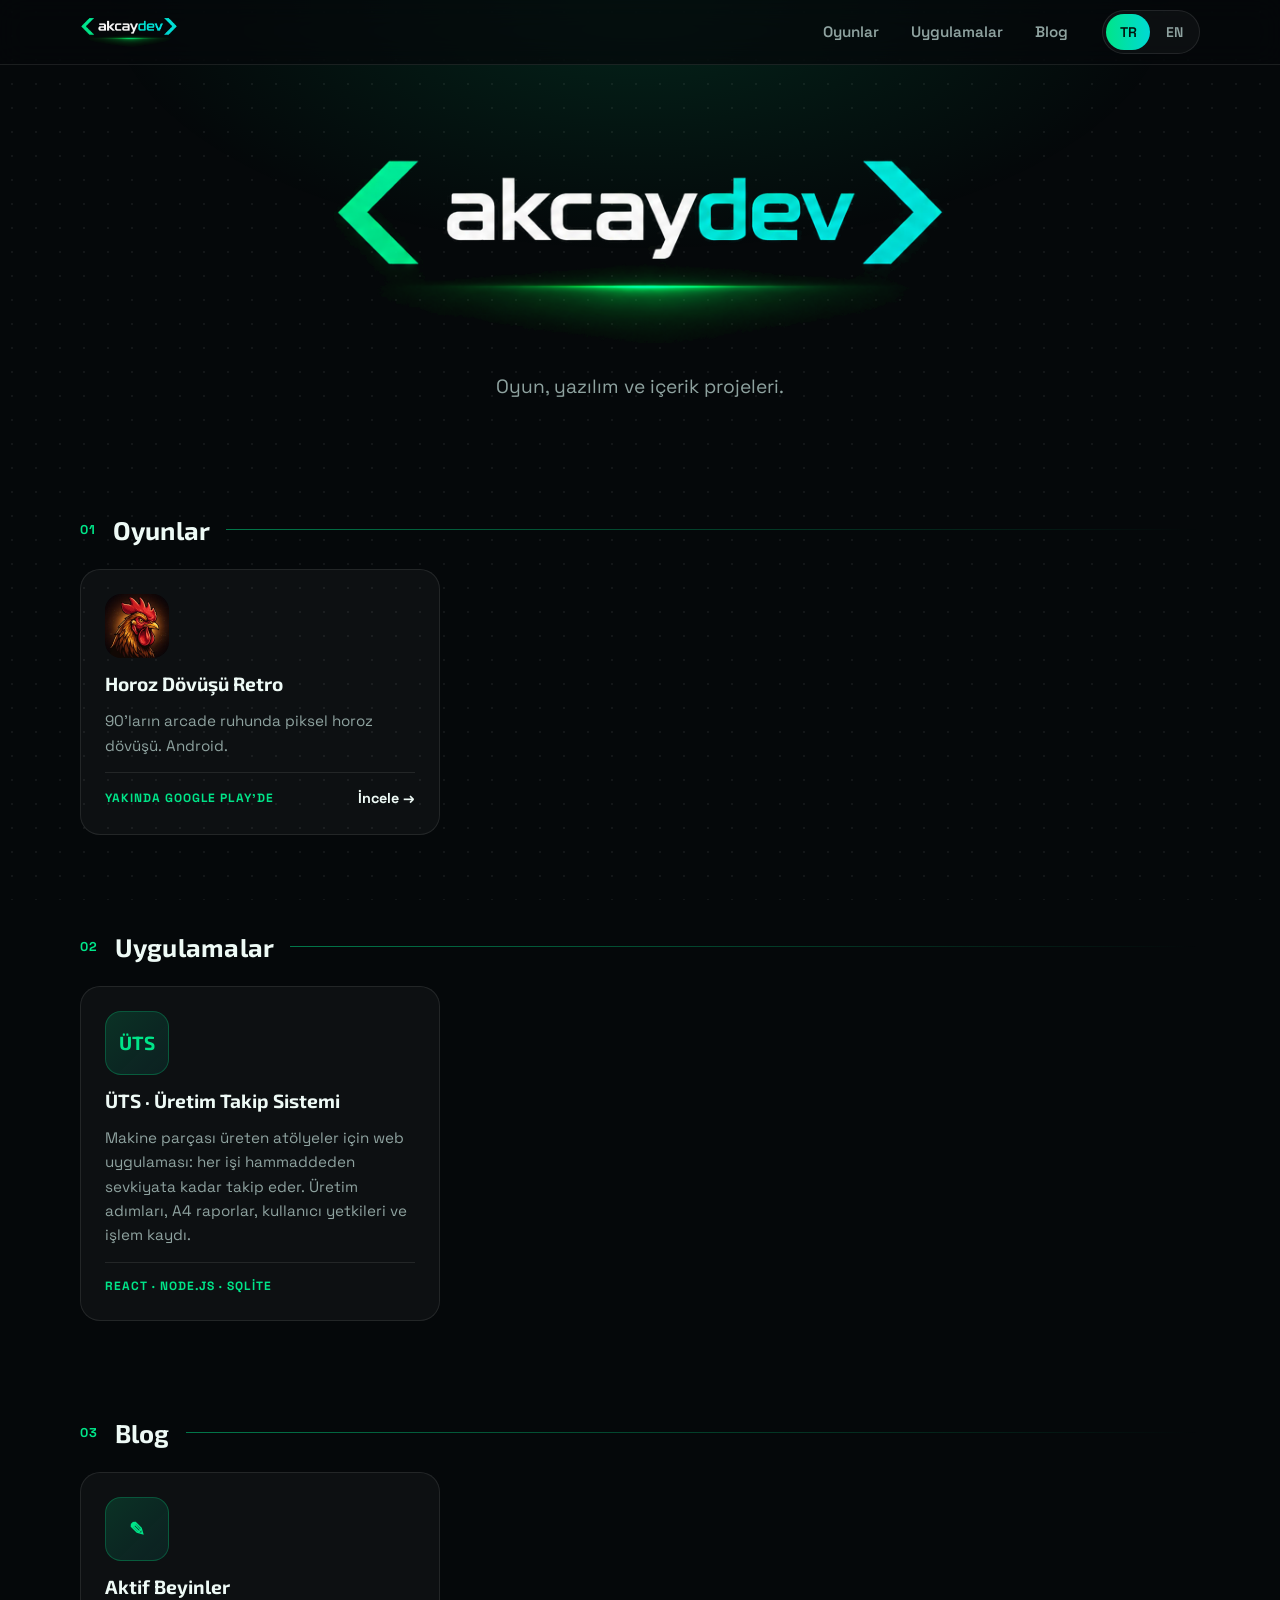
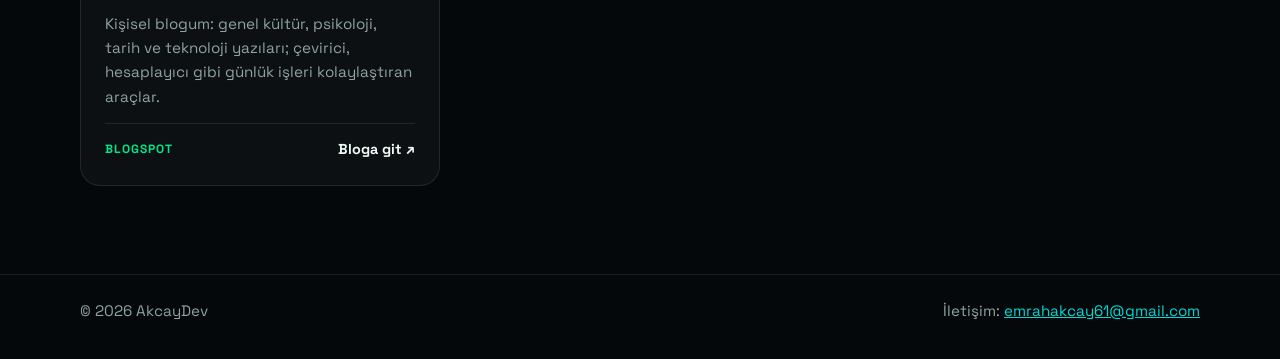
<file: index.html>
<!doctype html>
<html lang="tr" data-dil="tr">
<head>
<meta charset="utf-8">
<meta name="viewport" content="width=device-width, initial-scale=1">
<title>AkcayDev</title>
<meta name="description" content="AkcayDev: oyun, yazılım ve içerik projeleri.">
<link rel="icon" href="favicon.svg" type="image/svg+xml">
<link rel="preconnect" href="https://fonts.googleapis.com"><link rel="preconnect" href="https://fonts.gstatic.com" crossorigin>
<link href="https://fonts.googleapis.com/css2?family=Exo+2:wght@700&family=Space+Grotesk:wght@400;600;700&display=swap" rel="stylesheet">
<link rel="stylesheet" href="stil.css">
<script src="dil.js"></script>
</head>
<body>
<header class="ust">
  <div class="kap">
    <a class="ust-logo" href="#"><img src="logo.webp" alt="akcaydev"></a>
    <nav class="menu">
      <a href="#oyunlar"><span lang="tr">Oyunlar</span><span lang="en">Games</span></a>
      <a href="#uygulamalar"><span lang="tr">Uygulamalar</span><span lang="en">Apps</span></a>
      <a href="#blog">Blog</a>
    </nav>
    <div class="dil-sec" role="group" aria-label="Dil / Language">
      <button data-dil-sec="tr">TR</button><button data-dil-sec="en">EN</button>
    </div>
  </div>
</header>

<main class="kap">
  <section class="kahraman">
    <img src="logo.webp" alt="akcaydev">
    <p lang="tr">Oyun, yazılım ve içerik projeleri.</p>
    <p lang="en">Game, software and content projects.</p>
  </section>

  <section class="bolum" id="oyunlar">
    <div class="bolum-bas"><span class="sayi">01</span><h2><span lang="tr">Oyunlar</span><span lang="en">Games</span></h2></div>
    <div class="izgara">
      <a class="proje" href="horoz-dovusu-retro/">
        <img class="simge" src="horoz-dovusu-retro/gorseller/ikon.webp" alt="">
        <h3 lang="tr">Horoz Dövüşü Retro</h3><h3 lang="en">Rooster Fight Retro</h3>
        <p lang="tr">90'ların arcade ruhunda piksel horoz dövüşü. Android.</p>
        <p lang="en">Pixel rooster fighting in the spirit of 90s arcades. Android.</p>
        <div class="alt-satir">
          <span class="etiket" lang="tr">Yakında Google Play'de</span><span class="etiket" lang="en">Coming soon to Google Play</span>
          <span class="git"><span lang="tr">İncele</span><span lang="en">Explore</span> →</span>
        </div>
      </a>
    </div>
  </section>

  <section class="bolum" id="uygulamalar">
    <div class="bolum-bas"><span class="sayi">02</span><h2><span lang="tr">Uygulamalar</span><span lang="en">Apps</span></h2></div>
    <div class="izgara">
      <div class="proje">
        <div class="simge bos">ÜTS</div>
        <h3 lang="tr">ÜTS · Üretim Takip Sistemi</h3><h3 lang="en">ÜTS · Production Tracking System</h3>
        <p lang="tr">Makine parçası üreten atölyeler için web uygulaması: her işi hammaddeden sevkiyata kadar takip eder. Üretim adımları, A4 raporlar, kullanıcı yetkileri ve işlem kaydı.</p>
        <p lang="en">A web app for machine-parts workshops that tracks every job from raw material to shipment. Production steps, printable A4 reports, user permissions and audit log.</p>
        <div class="alt-satir"><span class="etiket">React · Node.js · SQLite</span></div>
      </div>
    </div>
  </section>

  <section class="bolum" id="blog">
    <div class="bolum-bas"><span class="sayi">03</span><h2>Blog</h2></div>
    <div class="izgara">
      <a class="proje" href="https://aktif-beyinler.blogspot.com/" target="_blank" rel="noopener">
        <div class="simge bos">✎</div>
        <h3>Aktif Beyinler</h3>
        <p lang="tr">Kişisel blogum: genel kültür, psikoloji, tarih ve teknoloji yazıları; çevirici, hesaplayıcı gibi günlük işleri kolaylaştıran araçlar.</p>
        <p lang="en">My personal blog (Turkish): general knowledge, psychology, history and tech posts, plus handy everyday tools like converters and calculators.</p>
        <div class="alt-satir">
          <span class="etiket">Blogspot</span>
          <span class="git"><span lang="tr">Bloga git</span><span lang="en">Visit blog</span> ↗</span>
        </div>
      </a>
    </div>
  </section>
</main>

<footer class="alt">
  <div class="kap">
    <span>© 2026 AkcayDev</span>
    <span><span lang="tr">İletişim:</span><span lang="en">Contact:</span> <a href="mailto:emrahakcay61@gmail.com">emrahakcay61@gmail.com</a></span>
  </div>
</footer>
</body>
</html>
</file>
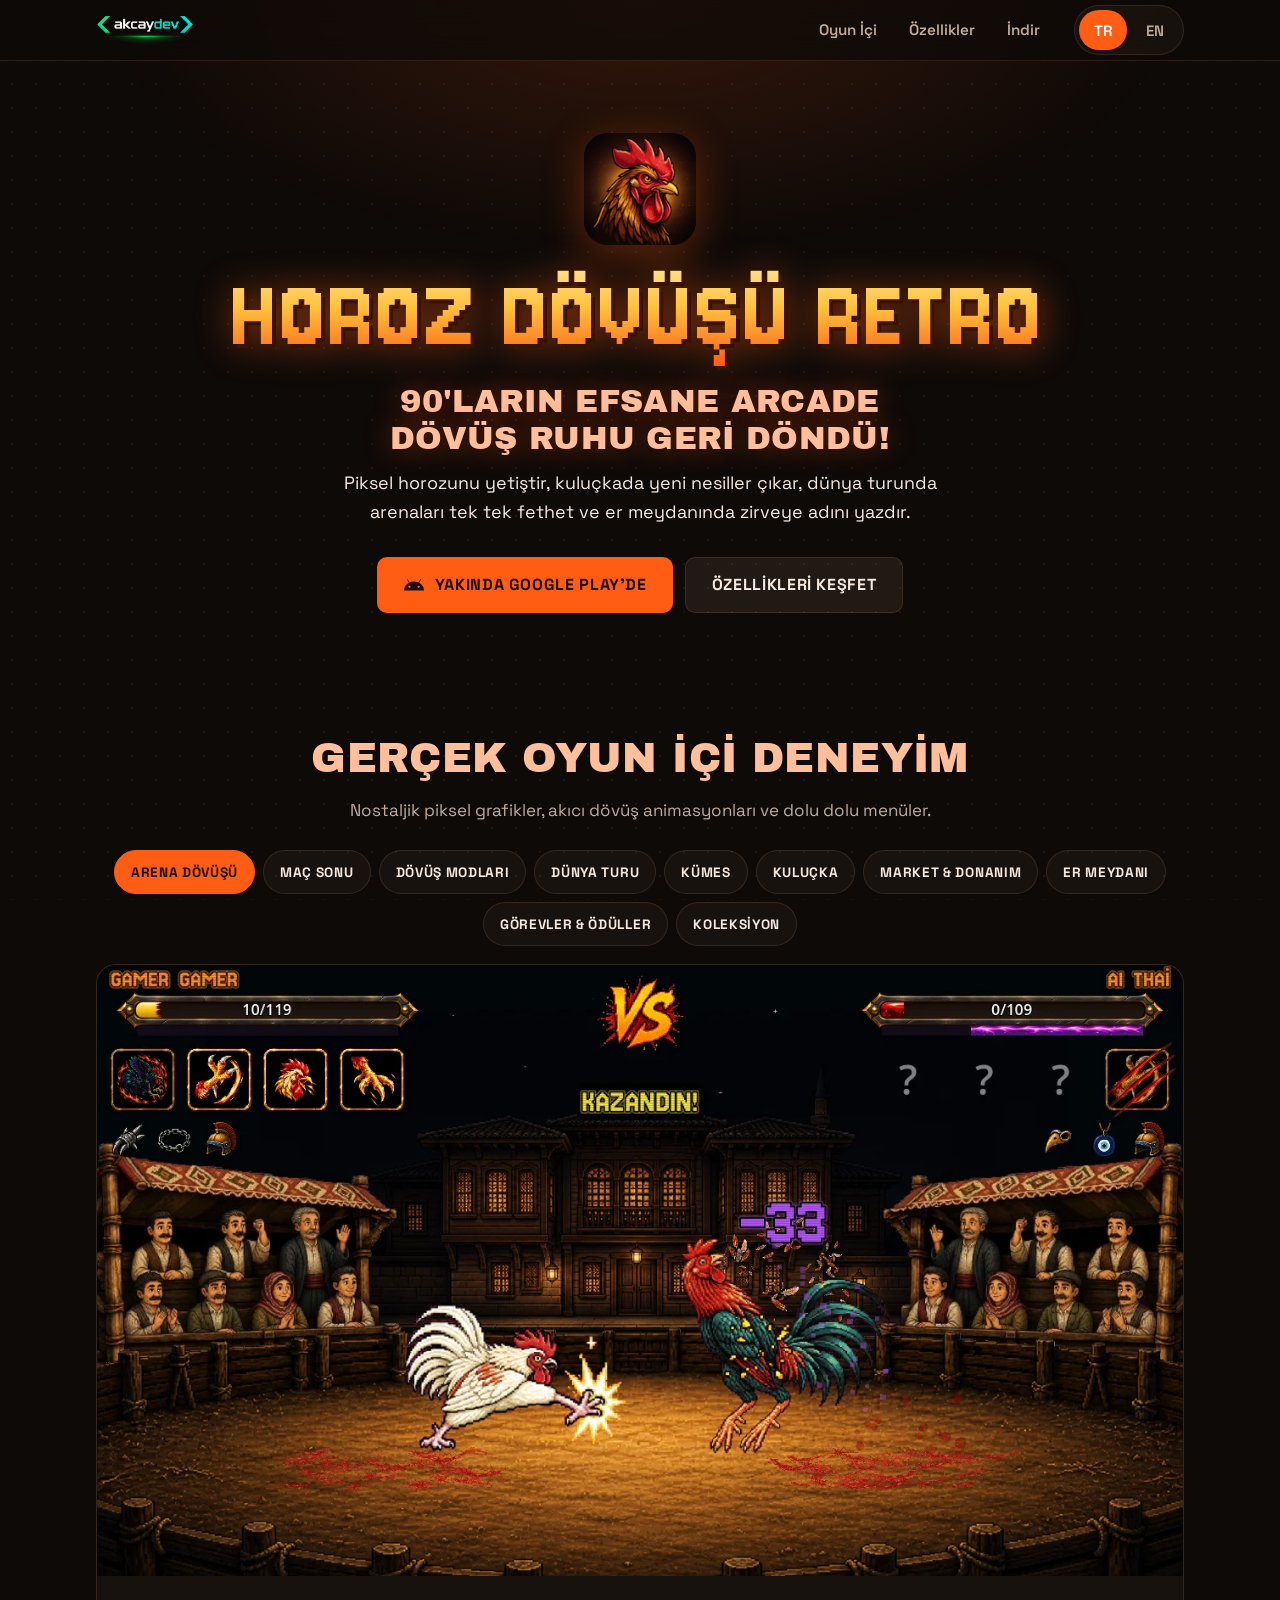
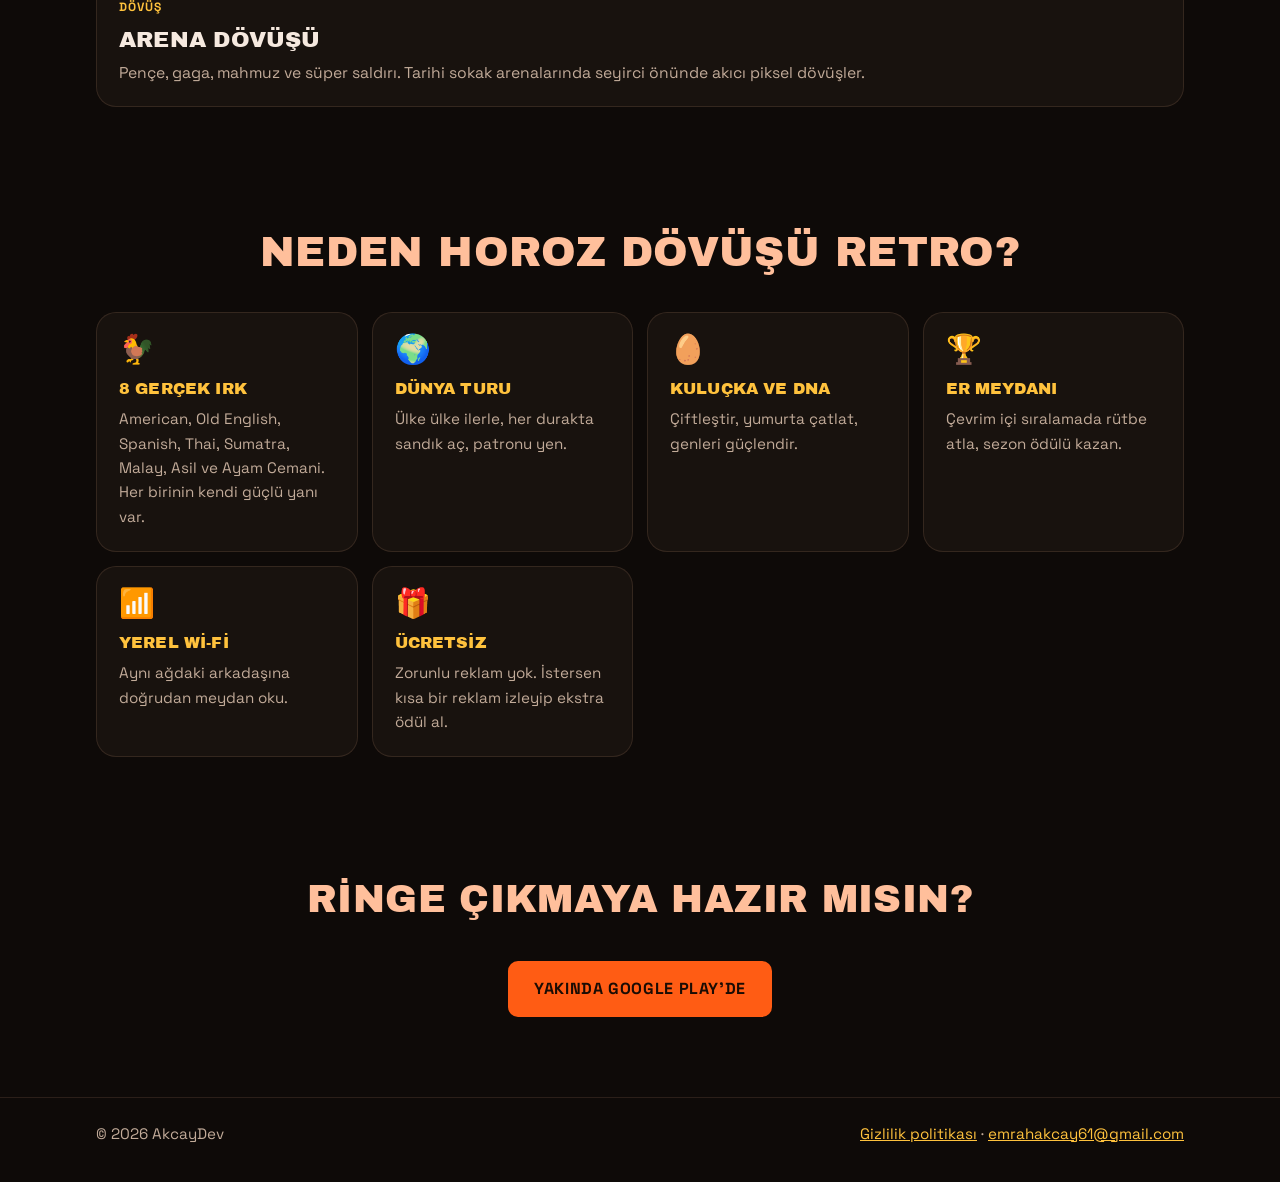
<file: horoz-dovusu-retro/index.html>
<!doctype html>
<html lang="tr" data-dil="tr">
<head>
<meta charset="utf-8">
<meta name="viewport" content="width=device-width, initial-scale=1">
<title>Horoz Dövüşü Retro - AkcayDev</title>
<meta name="description" content="90'ların arcade ruhunda piksel horoz dövüşü oyunu. Android için yakında Google Play'de.">
<meta property="og:title" content="Horoz Dövüşü Retro">
<meta property="og:image" content="https://akcay-dev.github.io/horoz-dovusu-retro/gorseller/dovus-tr.webp">
<link rel="icon" href="gorseller/ikon.webp">
<link rel="preconnect" href="https://fonts.googleapis.com"><link rel="preconnect" href="https://fonts.gstatic.com" crossorigin>
<link href="https://fonts.googleapis.com/css2?family=Archivo+Black&family=Jersey+10&family=Exo+2:wght@700&family=Space+Grotesk:wght@400;600;700&display=swap" rel="stylesheet">
<link rel="stylesheet" href="horoz.css">
<script src="../dil.js"></script>
</head>
<body>
<header class="ust">
  <div class="kap">
    <a class="geri" href="../"><img src="../logo.webp" alt="akcaydev"></a>
    <nav class="menu">
      <a href="#oyun"><span lang="tr">Oyun İçi</span><span lang="en">Gameplay</span></a>
      <a href="#ozellikler"><span lang="tr">Özellikler</span><span lang="en">Features</span></a>
      <a href="#indir"><span lang="tr">İndir</span><span lang="en">Download</span></a>
    </nav>
    <div class="dil-sec" role="group" aria-label="Dil / Language">
      <button data-dil-sec="tr">TR</button><button data-dil-sec="en">EN</button>
    </div>
  </div>
</header>

<div class="kahraman">
  <div class="kap">
    <img class="ikon" src="gorseller/ikon.webp" alt="">
    <div class="oyun-adi"><span lang="tr">Horoz Dövüşü Retro</span><span lang="en">Rooster Fight Retro</span></div>
    <h1><span lang="tr">90'ların efsane arcade dövüş ruhu geri döndü!</span><span lang="en">The legendary 90s arcade fighting spirit is back!</span></h1>
    <p lang="tr">Piksel horozunu yetiştir, kuluçkada yeni nesiller çıkar, dünya turunda arenaları tek tek fethet ve er meydanında zirveye adını yazdır.</p>
    <p lang="en">Raise your pixel rooster, breed new generations, conquer arenas one by one on the world tour and climb to the top of the ranked arena.</p>
    <div class="dugmeler">
      <a class="dugme ana" aria-disabled="true">
        <svg viewBox="0 0 24 24" aria-hidden="true"><path fill="currentColor" d="M17.6 9.48l1.84-3.18a.38.38 0 0 0-.66-.38L16.9 9.14A11.5 11.5 0 0 0 12 8.1c-1.77 0-3.45.37-4.9 1.04L5.22 5.92a.38.38 0 0 0-.66.38L6.4 9.48A10.8 10.8 0 0 0 1 18h22a10.8 10.8 0 0 0-5.4-8.52zM7 15.25a1.25 1.25 0 1 1 0-2.5 1.25 1.25 0 0 1 0 2.5zm10 0a1.25 1.25 0 1 1 0-2.5 1.25 1.25 0 0 1 0 2.5z"/></svg>
        <span lang="tr">Yakında Google Play'de</span><span lang="en">Coming soon to Google Play</span>
      </a>
      <a class="dugme ikincil" href="#oyun"><span lang="tr">Özellikleri keşfet</span><span lang="en">Explore features</span></a>
    </div>
  </div>
</div>

<section id="oyun" class="bolum">
  <div class="kap">
    <div class="baslik">
      <h2><span lang="tr">Gerçek oyun içi deneyim</span><span lang="en">Real in-game experience</span></h2>
      <p lang="tr">Nostaljik piksel grafikler, akıcı dövüş animasyonları ve dolu dolu menüler.</p>
      <p lang="en">Nostalgic pixel art, smooth fight animations and packed menus.</p>
    </div>
    <div class="sekmeler" role="tablist">
      <button role="tab" data-sekme="0" aria-selected="true"><span lang="tr">Arena Dövüşü</span><span lang="en">Arena Fight</span></button>
      <button role="tab" data-sekme="1" aria-selected="false"><span lang="tr">Maç Sonu</span><span lang="en">Match Result</span></button>
      <button role="tab" data-sekme="2" aria-selected="false"><span lang="tr">Dövüş modları</span><span lang="en">Fight modes</span></button>
      <button role="tab" data-sekme="3" aria-selected="false"><span lang="tr">Dünya Turu</span><span lang="en">World Tour</span></button>
      <button role="tab" data-sekme="4" aria-selected="false"><span lang="tr">Kümes</span><span lang="en">Coop</span></button>
      <button role="tab" data-sekme="5" aria-selected="false"><span lang="tr">Kuluçka</span><span lang="en">Hatchery</span></button>
      <button role="tab" data-sekme="6" aria-selected="false"><span lang="tr">Market & Donanım</span><span lang="en">Shop & Gear</span></button>
      <button role="tab" data-sekme="7" aria-selected="false"><span lang="tr">Er Meydanı</span><span lang="en">Arena of Honor</span></button>
      <button role="tab" data-sekme="8" aria-selected="false"><span lang="tr">Görevler & Ödüller</span><span lang="en">Tasks & Rewards</span></button>
      <button role="tab" data-sekme="9" aria-selected="false"><span lang="tr">Koleksiyon</span><span lang="en">Collection</span></button>
    </div>

    <figure class="vitrin" data-panel="0">
      <img lang="tr" src="gorseller/dovus-tr.webp" alt="Arena Dövüşü" loading="lazy"><img lang="en" src="gorseller/dovus-en.webp" alt="Arena Fight" loading="lazy">
      <figcaption>
        <small lang="tr">Dövüş</small><small lang="en">Fight</small>
        <h3 lang="tr">Arena Dövüşü</h3><h3 lang="en">Arena Fight</h3>
        <p lang="tr">Pençe, gaga, mahmuz ve süper saldırı. Tarihi sokak arenalarında seyirci önünde akıcı piksel dövüşler.</p>
        <p lang="en">Claws, beak, spurs and super attacks. Smooth pixel fights in front of the crowd in historic street arenas.</p>
      </figcaption>
    </figure>
    <figure class="vitrin" data-panel="1" hidden>
      <img lang="tr" src="gorseller/zafer-tr.webp" alt="Maç Sonu" loading="lazy"><img lang="en" src="gorseller/zafer-en.webp" alt="Match Result" loading="lazy">
      <figcaption>
        <small lang="tr">Ödül</small><small lang="en">Reward</small>
        <h3 lang="tr">Maç Sonu</h3><h3 lang="en">Match Result</h3>
        <p lang="tr">Kazan, altını topla, tekrar dövüş ya da horozunu güçlendirmeye dön.</p>
        <p lang="en">Win, collect your gold, then rematch or go back to power up your rooster.</p>
      </figcaption>
    </figure>
    <figure class="vitrin" data-panel="2" hidden>
      <img lang="tr" src="gorseller/dovus-modu-tr.webp" alt="Dövüş modları" loading="lazy"><img lang="en" src="gorseller/dovus-modu-en.webp" alt="Fight modes" loading="lazy">
      <figcaption>
        <small lang="tr">Ana menü</small><small lang="en">Main menu</small>
        <h3 lang="tr">Dövüş modları</h3><h3 lang="en">Fight modes</h3>
        <p lang="tr">Çevrim dışı, arkadaşınla aynı Wi-Fi'da ya da dünya turunda: horozunu seç, dövüş modunu seç, ringe çık.</p>
        <p lang="en">Offline, with a friend on the same Wi-Fi, or on the world tour: pick your rooster, pick a mode, enter the ring.</p>
      </figcaption>
    </figure>
    <figure class="vitrin" data-panel="3" hidden>
      <img lang="tr" src="gorseller/dunya-turu-tr.webp" alt="Dünya Turu" loading="lazy"><img lang="en" src="gorseller/dunya-turu-en.webp" alt="World Tour" loading="lazy">
      <figcaption>
        <small lang="tr">Aşama modu</small><small lang="en">Stage mode</small>
        <h3 lang="tr">Dünya Turu</h3><h3 lang="en">World Tour</h3>
        <p lang="tr">Türkiye'den başlayıp ülke ülke ilerleyen kupa yolculuğu. Her ülkenin sonunda sandık ve patron dövüşü.</p>
        <p lang="en">A trophy journey that starts in Türkiye and moves country by country. A chest and a boss fight at the end of each one.</p>
      </figcaption>
    </figure>
    <figure class="vitrin" data-panel="4" hidden>
      <img lang="tr" src="gorseller/kumes-tr.webp" alt="Kümes" loading="lazy"><img lang="en" src="gorseller/kumes-en.webp" alt="Coop" loading="lazy">
      <figcaption>
        <small lang="tr">Horozların</small><small lang="en">Your roosters</small>
        <h3 lang="tr">Kümes</h3><h3 lang="en">Coop</h3>
        <p lang="tr">Horozlarının yaşadığı avlu. Kuluçkaya, markete ve koleksiyona buradan geç.</p>
        <p lang="en">The yard where your roosters live. Head to the hatchery, shop and collection from here.</p>
      </figcaption>
    </figure>
    <figure class="vitrin" data-panel="5" hidden>
      <img lang="tr" src="gorseller/kulucka-tr.webp" alt="Kuluçka" loading="lazy"><img lang="en" src="gorseller/kulucka-en.webp" alt="Hatchery" loading="lazy">
      <figcaption>
        <small lang="tr">Kuluçka sistemi</small><small lang="en">Breeding system</small>
        <h3 lang="tr">Kuluçka</h3><h3 lang="en">Hatchery</h3>
        <p lang="tr">İki horozunu çiftleştir, olası yavrunun ırkını ve güçlerini gör, yeni nesillerle daha güçlü dövüşçüler yetiştir.</p>
        <p lang="en">Pair two roosters, preview the chick's breed and stats, and raise stronger fighters generation by generation.</p>
      </figcaption>
    </figure>
    <figure class="vitrin" data-panel="6" hidden>
      <img lang="tr" src="gorseller/market-tr.webp" alt="Market & Donanım" loading="lazy"><img lang="en" src="gorseller/market-en.webp" alt="Shop & Gear" loading="lazy">
      <figcaption>
        <small lang="tr">Geliştirme</small><small lang="en">Upgrades</small>
        <h3 lang="tr">Market & Donanım</h3><h3 lang="en">Shop & Gear</h3>
        <p lang="tr">Pençe, gaga, mahmuz, miğfer ve nazar boncuğu. Horozunu kazandığın altınla donat.</p>
        <p lang="en">Claws, beaks, spurs, helmets and evil-eye charms. Gear up your rooster with the gold you win.</p>
      </figcaption>
    </figure>
    <figure class="vitrin" data-panel="7" hidden>
      <img lang="tr" src="gorseller/er-meydani-tr.webp" alt="Er Meydanı" loading="lazy"><img lang="en" src="gorseller/er-meydani-en.webp" alt="Arena of Honor" loading="lazy">
      <figcaption>
        <small lang="tr">Çevrim içi</small><small lang="en">Online</small>
        <h3 lang="tr">Er Meydanı</h3><h3 lang="en">Arena of Honor</h3>
        <p lang="tr">Diğer oyuncuların horozlarına meydan oku, kupa topla, rütbe atla ve sezon ödüllerini kap.</p>
        <p lang="en">Challenge other players' roosters, collect trophies, rank up and grab season rewards.</p>
      </figcaption>
    </figure>
    <figure class="vitrin" data-panel="8" hidden>
      <img lang="tr" src="gorseller/gorevler-tr.webp" alt="Görevler & Ödüller" loading="lazy"><img lang="en" src="gorseller/gorevler-en.webp" alt="Tasks & Rewards" loading="lazy">
      <figcaption>
        <small lang="tr">Her gün</small><small lang="en">Every day</small>
        <h3 lang="tr">Görevler & Ödüller</h3><h3 lang="en">Tasks & Rewards</h3>
        <p lang="tr">Giriş ödülleri ve günlük görevlerle altın, yumurta ve sandık kazan.</p>
        <p lang="en">Earn gold, eggs and chests with login rewards and daily tasks.</p>
      </figcaption>
    </figure>
    <figure class="vitrin" data-panel="9" hidden>
      <img lang="tr" src="gorseller/koleksiyon-tr.webp" alt="Koleksiyon" loading="lazy"><img lang="en" src="gorseller/koleksiyon-en.webp" alt="Collection" loading="lazy">
      <figcaption>
        <small lang="tr">Albüm</small><small lang="en">Album</small>
        <h3 lang="tr">Koleksiyon</h3><h3 lang="en">Collection</h3>
        <p lang="tr">8 gerçek ırkı ve tüm donanımları topla, albümünü tamamla.</p>
        <p lang="en">Collect all 8 real breeds and every piece of gear to complete your album.</p>
      </figcaption>
    </figure>
  </div>
</section>

<section class="bolum" id="ozellikler">
  <div class="kap">
    <div class="baslik">
      <h2><span lang="tr">Neden Horoz Dövüşü Retro?</span><span lang="en">Why Rooster Fight Retro?</span></h2>
    </div>
    <div class="ozellikler">
      <div class="ozellik"><div class="s">🐓</div><h3 lang="tr">8 gerçek ırk</h3><h3 lang="en">8 real breeds</h3><p lang="tr">American, Old English, Spanish, Thai, Sumatra, Malay, Asil ve Ayam Cemani. Her birinin kendi güçlü yanı var.</p><p lang="en">American, Old English, Spanish, Thai, Sumatra, Malay, Asil and Ayam Cemani, each with its own strengths.</p></div>
      <div class="ozellik"><div class="s">🌍</div><h3 lang="tr">Dünya turu</h3><h3 lang="en">World tour</h3><p lang="tr">Ülke ülke ilerle, her durakta sandık aç, patronu yen.</p><p lang="en">Advance country by country, open chests and beat the boss at every stop.</p></div>
      <div class="ozellik"><div class="s">🥚</div><h3 lang="tr">Kuluçka ve DNA</h3><h3 lang="en">Breeding & DNA</h3><p lang="tr">Çiftleştir, yumurta çatlat, genleri güçlendir.</p><p lang="en">Breed, hatch eggs and strengthen the bloodline.</p></div>
      <div class="ozellik"><div class="s">🏆</div><h3 lang="tr">Er meydanı</h3><h3 lang="en">Ranked arena</h3><p lang="tr">Çevrim içi sıralamada rütbe atla, sezon ödülü kazan.</p><p lang="en">Climb the online ladder and earn season rewards.</p></div>
      <div class="ozellik"><div class="s">📶</div><h3 lang="tr">Yerel Wi-Fi</h3><h3 lang="en">Local Wi-Fi</h3><p lang="tr">Aynı ağdaki arkadaşına doğrudan meydan oku.</p><p lang="en">Challenge a friend on the same network directly.</p></div>
      <div class="ozellik"><div class="s">🎁</div><h3 lang="tr">Ücretsiz</h3><h3 lang="en">Free to play</h3><p lang="tr">Zorunlu reklam yok. İstersen kısa bir reklam izleyip ekstra ödül al.</p><p lang="en">No forced ads. Watch a short ad for a bonus only if you want.</p></div>
    </div>
  </div>
</section>

<div class="son bolum" id="indir">
  <div class="kap">
    <h2><span lang="tr">Ringe çıkmaya hazır mısın?</span><span lang="en">Ready to enter the ring?</span></h2>
    <div class="dugmeler">
      <a class="dugme ana" aria-disabled="true"><span lang="tr">Yakında Google Play'de</span><span lang="en">Coming soon to Google Play</span></a>
    </div>
  </div>
</div>

<footer class="alt">
  <div class="kap">
    <span>© 2026 AkcayDev</span>
    <span><a href="gizlilik.html"><span lang="tr">Gizlilik politikası</span><span lang="en">Privacy policy</span></a> · <a href="mailto:emrahakcay61@gmail.com">emrahakcay61@gmail.com</a></span>
  </div>
</footer>

<script>
document.querySelectorAll("[data-sekme]").forEach(function (b) {
  b.addEventListener("click", function () {
    var n = b.getAttribute("data-sekme");
    document.querySelectorAll("[data-sekme]").forEach(function (x) { x.setAttribute("aria-selected", x === b); });
    document.querySelectorAll("[data-panel]").forEach(function (p) { p.hidden = p.getAttribute("data-panel") !== n; });
  });
});
</script>
</body>
</html>
</file>
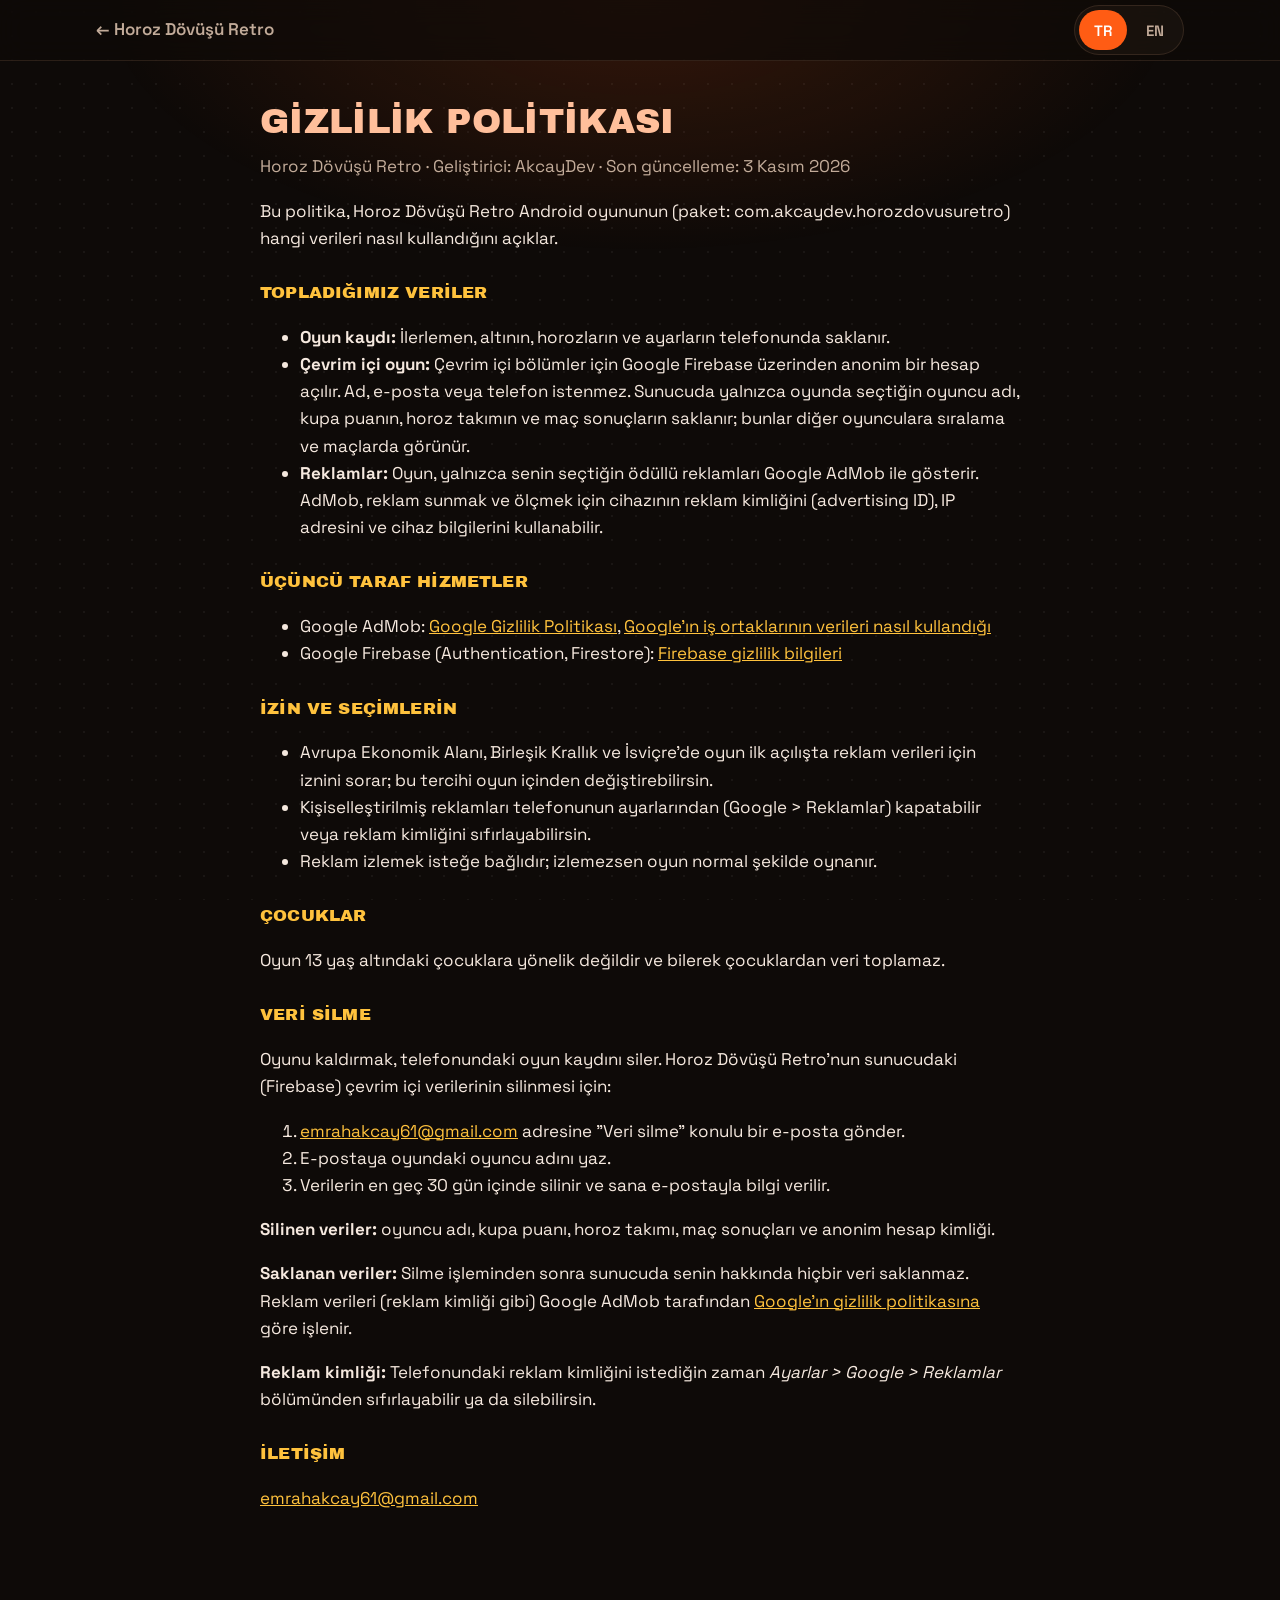
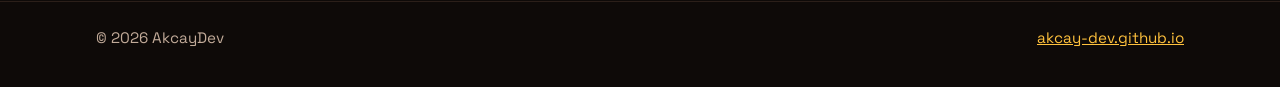
<file: horoz-dovusu-retro/gizlilik.html>
<!doctype html>
<html lang="tr" data-dil="tr">
<head>
<meta charset="utf-8">
<meta name="viewport" content="width=device-width, initial-scale=1">
<title>Gizlilik Politikası - Horoz Dövüşü Retro</title>
<link rel="icon" href="gorseller/ikon.webp">
<link rel="preconnect" href="https://fonts.googleapis.com"><link rel="preconnect" href="https://fonts.gstatic.com" crossorigin>
<link href="https://fonts.googleapis.com/css2?family=Archivo+Black&family=Space+Grotesk:wght@400;600;700&display=swap" rel="stylesheet">
<link rel="stylesheet" href="horoz.css">
<style>
  .metin { max-width: 760px; margin: 0 auto; padding: 24px 0 48px; }
  .metin h1 { font-size: clamp(1.6rem, 5vw, 2.2rem); color: var(--seftali); margin: 8px 0 4px; }
  .metin h2 { font-size: 1.05rem; color: var(--altin); margin: 28px 0 8px; }
  .metin .soluk { color: var(--soluk); margin-top: 0; }
</style>
<script src="../dil.js"></script>
</head>
<body>
<header class="ust">
  <div class="kap">
    <a class="geri" href="./"><span lang="tr">← Horoz Dövüşü Retro</span><span lang="en">← Horoz Dövüşü Retro</span></a>
    <div class="dil-sec" role="group" aria-label="Dil / Language">
      <button data-dil-sec="tr">TR</button><button data-dil-sec="en">EN</button>
    </div>
  </div>
</header>
<div class="kap">
  <main class="metin">
<div lang="tr">
<h1>Gizlilik Politikası</h1>
<p class="soluk">Horoz Dövüşü Retro · Geliştirici: AkcayDev · Son güncelleme: 3 Kasım 2026</p>

<p>Bu politika, Horoz Dövüşü Retro Android oyununun (paket: com.akcaydev.horozdovusuretro) hangi verileri nasıl kullandığını açıklar.</p>

<h2>Topladığımız veriler</h2>
<ul>
  <li><b>Oyun kaydı:</b> İlerlemen, altının, horozların ve ayarların telefonunda saklanır.</li>
  <li><b>Çevrim içi oyun:</b> Çevrim içi bölümler için Google Firebase üzerinden anonim bir hesap açılır. Ad, e-posta veya telefon istenmez. Sunucuda yalnızca oyunda seçtiğin oyuncu adı, kupa puanın, horoz takımın ve maç sonuçların saklanır; bunlar diğer oyunculara sıralama ve maçlarda görünür.</li>
  <li><b>Reklamlar:</b> Oyun, yalnızca senin seçtiğin ödüllü reklamları Google AdMob ile gösterir. AdMob, reklam sunmak ve ölçmek için cihazının reklam kimliğini (advertising ID), IP adresini ve cihaz bilgilerini kullanabilir.</li>
</ul>

<h2>Üçüncü taraf hizmetler</h2>
<ul>
  <li>Google AdMob: <a href="https://policies.google.com/privacy">Google Gizlilik Politikası</a>, <a href="https://policies.google.com/technologies/partner-sites">Google'ın iş ortaklarının verileri nasıl kullandığı</a></li>
  <li>Google Firebase (Authentication, Firestore): <a href="https://firebase.google.com/support/privacy">Firebase gizlilik bilgileri</a></li>
</ul>

<h2>İzin ve seçimlerin</h2>
<ul>
  <li>Avrupa Ekonomik Alanı, Birleşik Krallık ve İsviçre'de oyun ilk açılışta reklam verileri için iznini sorar; bu tercihi oyun içinden değiştirebilirsin.</li>
  <li>Kişiselleştirilmiş reklamları telefonunun ayarlarından (Google > Reklamlar) kapatabilir veya reklam kimliğini sıfırlayabilirsin.</li>
  <li>Reklam izlemek isteğe bağlıdır; izlemezsen oyun normal şekilde oynanır.</li>
</ul>

<h2>Çocuklar</h2>
<p>Oyun 13 yaş altındaki çocuklara yönelik değildir ve bilerek çocuklardan veri toplamaz.</p>

<h2 id="veri-silme">Veri silme</h2>
<p>Oyunu kaldırmak, telefonundaki oyun kaydını siler. Horoz Dövüşü Retro'nun sunucudaki (Firebase) çevrim içi verilerinin silinmesi için:</p>
<ol>
  <li><a href="mailto:emrahakcay61@gmail.com?subject=Horoz%20D%C3%B6v%C3%BC%C5%9F%C3%BC%20Retro%20-%20Veri%20silme">emrahakcay61@gmail.com</a> adresine "Veri silme" konulu bir e-posta gönder.</li>
  <li>E-postaya oyundaki oyuncu adını yaz.</li>
  <li>Verilerin en geç 30 gün içinde silinir ve sana e-postayla bilgi verilir.</li>
</ol>
<p><b>Silinen veriler:</b> oyuncu adı, kupa puanı, horoz takımı, maç sonuçları ve anonim hesap kimliği.</p>
<p><b>Saklanan veriler:</b> Silme işleminden sonra sunucuda senin hakkında hiçbir veri saklanmaz. Reklam verileri (reklam kimliği gibi) Google AdMob tarafından <a href="https://policies.google.com/privacy" rel="noopener">Google'ın gizlilik politikasına</a> göre işlenir.</p>
<p><b>Reklam kimliği:</b> Telefonundaki reklam kimliğini istediğin zaman <i>Ayarlar &gt; Google &gt; Reklamlar</i> bölümünden sıfırlayabilir ya da silebilirsin.</p>

<h2>İletişim</h2>
<p><a href="mailto:emrahakcay61@gmail.com">emrahakcay61@gmail.com</a></p>
</div>
<div lang="en">
<h1>Privacy Policy</h1>
<p class="soluk">Horoz Dövüşü Retro · Developer: AkcayDev · Last updated: November 3, 2026</p>

<p>This policy explains what data the Horoz Dövüşü Retro Android game (package: com.akcaydev.horozdovusuretro) uses and how.</p>

<h2>Data we collect</h2>
<ul>
  <li><b>Game save:</b> Your progress, gold, roosters and settings are stored on your device.</li>
  <li><b>Online play:</b> For online modes, an anonymous account is created through Google Firebase. No name, email or phone number is requested. The server stores only the player name you choose in the game, your trophy score, your rooster team and match results; these are visible to other players in rankings and matches.</li>
  <li><b>Ads:</b> The game shows only rewarded ads that you choose to watch, through Google AdMob. AdMob may use your device's advertising ID, IP address and device information to serve and measure ads.</li>
</ul>

<h2>Third-party services</h2>
<ul>
  <li>Google AdMob: <a href="https://policies.google.com/privacy">Google Privacy Policy</a>, <a href="https://policies.google.com/technologies/partner-sites">How Google uses information from partner apps</a></li>
  <li>Google Firebase (Authentication, Firestore): <a href="https://firebase.google.com/support/privacy">Firebase privacy information</a></li>
</ul>

<h2>Consent and your choices</h2>
<ul>
  <li>In the EEA, the UK and Switzerland, the game asks for your consent for ad data on first launch; you can change this choice in the game.</li>
  <li>You can turn off personalized ads or reset your advertising ID in your phone settings (Google > Ads).</li>
  <li>Watching ads is optional; the game plays normally without them.</li>
</ul>

<h2>Children</h2>
<p>The game is not directed at children under 13 and does not knowingly collect data from children.</p>

<h2 id="data-deletion">Data deletion</h2>
<p>Uninstalling the game removes the save data on your phone. To have Rooster Fight Retro's online data deleted from the server (Firebase):</p>
<ol>
  <li>Send an email titled "Data deletion" to <a href="mailto:emrahakcay61@gmail.com?subject=Rooster%20Fight%20Retro%20-%20Data%20deletion">emrahakcay61@gmail.com</a>.</li>
  <li>Include your in-game player name.</li>
  <li>Your data is deleted within 30 days at the latest and we confirm by email.</li>
</ol>
<p><b>Data deleted:</b> player name, trophy points, rooster team, match results and the anonymous account ID.</p>
<p><b>Data retained:</b> After deletion, no data about you is kept on our server. Advertising data (such as the advertising ID) is handled by Google AdMob under <a href="https://policies.google.com/privacy" rel="noopener">Google's privacy policy</a>.</p>
<p><b>Advertising ID:</b> You can reset or delete your phone's advertising ID at any time under <i>Settings &gt; Google &gt; Ads</i>.</p>

<h2>Contact</h2>
<p><a href="mailto:emrahakcay61@gmail.com">emrahakcay61@gmail.com</a></p>
</div>
  </main>
</div>
<footer class="alt"><div class="kap"><span>© 2026 AkcayDev</span><a href="../">akcay-dev.github.io</a></div></footer>
<script>
// #veri-silme bağlantısı İngilizce açıkken İngilizce başlığa gitsin.
window.addEventListener("load", function () {
  if (location.hash === "#veri-silme" && document.documentElement.getAttribute("data-dil") === "en") document.getElementById("data-deletion").scrollIntoView();
});
</script>
</body>
</html>
</file>
<file: stil.css>
/* AkcayDev ana site */
:root {
  --bg: #05080a; --yuzey: rgba(255,255,255,.035); --yuzey2: rgba(255,255,255,.06);
  --cizgi: rgba(255,255,255,.09); --yazi: #eefaf6; --soluk: #8fa3a0;
  --yesil: #00e589; --turkuaz: #00d9d4;
  --gecis: linear-gradient(90deg, var(--yesil), var(--turkuaz));
}
* { box-sizing: border-box; }
html[data-dil="tr"] [lang="en"], html[data-dil="en"] [lang="tr"] { display: none !important; }
html { scroll-behavior: smooth; scroll-padding-top: 80px; }
body { margin: 0; background: var(--bg); color: var(--yazi); font: 17px/1.6 "Space Grotesk", system-ui, sans-serif; min-height: 100vh; }
body::before { content: ""; position: fixed; inset: 0; z-index: -1; pointer-events: none;
  background: radial-gradient(ellipse 60% 40% at 50% 0, rgba(0,229,137,.13), transparent 70%),
              radial-gradient(rgba(255,255,255,.06) 1px, transparent 1px) 0 0 / 24px 24px; }
a { color: var(--turkuaz); }
.kap { max-width: 1160px; margin: 0 auto; padding: 0 20px; }

/* Üst menü */
.ust { position: sticky; top: 0; z-index: 10; background: rgba(5,8,10,.72); backdrop-filter: blur(14px); -webkit-backdrop-filter: blur(14px); border-bottom: 1px solid var(--cizgi); }
.ust .kap { display: flex; align-items: center; gap: 20px; height: 64px; }
.ust-logo img { height: 30px; width: auto; display: block; }
.menu { display: flex; gap: 4px; margin-left: auto; }
.menu a { color: var(--soluk); text-decoration: none; font-weight: 600; font-size: .95rem; padding: 8px 14px; border-radius: 999px; transition: color .2s, background .2s; }
.menu a:hover { color: var(--yazi); background: var(--yuzey2); }
.dil-sec { display: flex; gap: 2px; background: var(--yuzey); border: 1px solid var(--cizgi); border-radius: 999px; padding: 3px; }
.dil-sec button { font: 600 14px "Space Grotesk", sans-serif; color: var(--soluk); background: none; border: 0; border-radius: 999px; min-width: 44px; min-height: 36px; cursor: pointer; }
.dil-sec button[aria-pressed="true"] { background: var(--gecis); color: #02130c; }
@media (max-width: 720px) { .menu { display: none; } .dil-sec { margin-left: auto; } }

/* Kahraman */
.kahraman { text-align: center; padding: 88px 0 72px; }
.kahraman img { width: min(620px, 100%); height: auto; }
.kahraman p { color: var(--soluk); font-size: 1.2rem; margin: 20px auto 0; }

/* Bölümler */
.bolum { padding: 40px 0 56px; }
.bolum-bas { display: flex; align-items: center; gap: 16px; margin-bottom: 24px; }
.bolum-bas h2 { margin: 0; font: 700 1.6rem "Exo 2", sans-serif; letter-spacing: .01em; white-space: nowrap; }
.bolum-bas .sayi { font: 700 .8rem "Space Grotesk", sans-serif; color: var(--yesil); letter-spacing: .1em; }
.bolum-bas::after { content: ""; flex: 1; height: 1px; background: linear-gradient(90deg, rgba(0,229,137,.5), transparent); }

/* Kartlar */
.izgara { display: grid; grid-template-columns: repeat(3, 1fr); gap: 20px; }
@media (max-width: 960px) { .izgara { grid-template-columns: repeat(2, 1fr); } }
@media (max-width: 620px) { .izgara { grid-template-columns: 1fr; } }
.proje { position: relative; display: flex; flex-direction: column; gap: 14px; padding: 24px; background: var(--yuzey); border: 1px solid var(--cizgi); border-radius: 20px; color: inherit; text-decoration: none; transition: transform .25s, background .25s, box-shadow .25s; }
.proje::before { content: ""; position: absolute; inset: -1px; border-radius: inherit; padding: 1px; background: var(--gecis); opacity: 0; transition: opacity .25s;
  -webkit-mask: linear-gradient(#000 0 0) content-box, linear-gradient(#000 0 0); -webkit-mask-composite: xor; mask-composite: exclude; pointer-events: none; }
a.proje:hover { transform: translateY(-4px); background: var(--yuzey2); box-shadow: 0 16px 40px -12px rgba(0,229,137,.25); }
a.proje:hover::before { opacity: 1; }
.proje .simge { width: 64px; height: 64px; border-radius: 16px; object-fit: cover; }
.proje .simge.bos { display: grid; place-items: center; background: linear-gradient(135deg, rgba(0,229,137,.16), rgba(0,217,212,.08)); border: 1px solid rgba(0,229,137,.25); font: 700 1.2rem "Exo 2", sans-serif; color: var(--yesil); }
.proje h3 { margin: 0; font: 700 1.2rem "Exo 2", sans-serif; }
.proje p { margin: 0; color: var(--soluk); font-size: .95rem; flex: 1; }
.proje .alt-satir { display: flex; align-items: center; justify-content: space-between; gap: 10px; padding-top: 14px; border-top: 1px solid var(--cizgi); }
.etiket { font-size: .75rem; font-weight: 700; letter-spacing: .08em; text-transform: uppercase; color: var(--yesil); }
.git { font-size: .9rem; font-weight: 700; color: var(--yazi); white-space: nowrap; }
a.proje:hover .git { color: var(--turkuaz); }

/* Alt bilgi */
.alt { border-top: 1px solid var(--cizgi); margin-top: 32px; }
.alt .kap { display: flex; flex-wrap: wrap; gap: 8px 24px; justify-content: space-between; padding-top: 24px; padding-bottom: 36px; color: var(--soluk); font-size: .95rem; }
</file>
<file: horoz-dovusu-retro/horoz.css>
/* Horoz Dövüşü Retro tanıtım sayfası */
:root {
  --bg: #0e0a08; --kart: rgba(255,200,160,.045); --kart2: rgba(255,200,160,.08); --cizgi: rgba(255,190,150,.12);
  --yazi: #f6e9df; --soluk: #c2ab99; --seftali: #ffbf9b;
  --turuncu: #ff5c14; --altin: #ffc23d;
}
* { box-sizing: border-box; }
html[data-dil="tr"] [lang="en"], html[data-dil="en"] [lang="tr"] { display: none !important; }
html { scroll-behavior: smooth; scroll-padding-top: 76px; }
body::before { content: ""; position: fixed; inset: 0; z-index: -1; pointer-events: none; background: radial-gradient(ellipse 60% 40% at 50% 0, rgba(255,92,20,.16), transparent 70%), radial-gradient(rgba(255,255,255,.05) 1px, transparent 1px) 0 0 / 24px 24px; }
body { margin: 0; background: var(--bg); color: var(--yazi); font: 17px/1.6 "Space Grotesk", system-ui, sans-serif; }
a { color: var(--altin); }
.kap { max-width: 1120px; margin: 0 auto; padding: 0 16px; }
h1, h2, h3 { font-family: "Archivo Black", "Arial Black", sans-serif; font-weight: 400; text-transform: uppercase; letter-spacing: .01em; }
.ust { position: sticky; top: 0; z-index: 10; background: rgba(14,10,8,.72); backdrop-filter: blur(14px); -webkit-backdrop-filter: blur(14px); border-bottom: 1px solid var(--cizgi); }
.ust .kap { display: flex; align-items: center; gap: 20px; height: 60px; }
.menu { display: flex; gap: 4px; margin-left: auto; }
.menu a { color: var(--soluk); text-decoration: none; font-weight: 600; font-size: .95rem; padding: 8px 14px; border-radius: 999px; transition: color .2s, background .2s; }
.menu a:hover { color: var(--yazi); background: var(--kart2); }
.ust .dil-sec { margin-left: auto; }
.menu + .dil-sec { margin-left: 0; }
@media (max-width: 720px) { .menu { display: none; } .menu + .dil-sec { margin-left: auto; } }
.oyun-adi { display: block; margin: 22px auto 0; font: 400 clamp(3rem, 11vw, 6.5rem)/.95 "Jersey 10", monospace; letter-spacing: .03em; text-transform: uppercase;
  background: linear-gradient(180deg, #ffe08a 0%, #ffc23d 40%, #ff5c14 100%); -webkit-background-clip: text; background-clip: text; color: transparent;
  filter: drop-shadow(4px 4px 0 #3a1200) drop-shadow(0 0 18px rgba(255,92,20,.45)); }
.geri { display: flex; align-items: center; gap: 8px; color: var(--soluk); text-decoration: none; font-weight: 600; min-height: 44px; }
.geri img { height: 30px; width: auto; display: block; }
.dil-sec { display: flex; gap: 4px; background: var(--kart); border: 1px solid var(--cizgi); border-radius: 999px; padding: 4px; }
.dil-sec button { font: 600 15px "Space Grotesk", sans-serif; color: var(--soluk); background: none; border: 0; border-radius: 999px; min-width: 48px; min-height: 40px; cursor: pointer; }
.dil-sec button[aria-pressed="true"] { background: var(--turuncu); color: #fff; }

.kahraman { text-align: center; padding: 72px 0 56px; }
.kahraman .ikon { width: 112px; height: 112px; border-radius: 24px; margin: 0 auto; display: block; box-shadow: 0 10px 40px rgba(255,92,20,.35); }
.kahraman h1 { font-size: clamp(1.3rem, 3.4vw, 2rem); line-height: 1.15; margin: 18px auto 12px; max-width: 900px; text-wrap: balance; color: var(--seftali); text-shadow: 0 0 28px rgba(255,92,20,.45); }
.kahraman p { max-width: 640px; margin: 0 auto; font-size: 1.12rem; color: var(--yazi); }
.dugmeler { display: flex; flex-wrap: wrap; justify-content: center; gap: 12px; margin-top: 30px; }
.dugme { display: inline-flex; align-items: center; justify-content: center; gap: 10px; min-height: 56px; padding: 0 26px; border-radius: 10px; font: 700 1rem "Space Grotesk", sans-serif; text-transform: uppercase; letter-spacing: .04em; text-decoration: none; }
.dugme svg { width: 22px; height: 22px; }
.dugme.ana { background: var(--turuncu); color: #1a0c04; }
.dugme.ana[aria-disabled="true"] { cursor: default; }
.dugme.ikincil { background: var(--kart2); color: var(--yazi); border: 1px solid var(--cizgi); }

.bolum { padding: 56px 0; }
.baslik { text-align: center; }
.baslik h2 { font-size: clamp(1.6rem, 4.5vw, 2.6rem); margin: 0 0 6px; color: var(--seftali); }
.baslik p { margin: 0 auto; color: var(--soluk); max-width: 640px; }

.sekmeler { display: flex; flex-wrap: wrap; justify-content: center; gap: 8px; margin: 26px 0 18px; }
.sekmeler button { font: 700 .85rem "Space Grotesk", sans-serif; text-transform: uppercase; letter-spacing: .05em; color: var(--yazi); background: var(--kart); border: 1px solid var(--cizgi); border-radius: 999px; min-height: 44px; padding: 0 16px; cursor: pointer; }
.sekmeler button[aria-selected="true"] { background: var(--turuncu); border-color: var(--turuncu); color: #1a0c04; }
.vitrin { margin: 0; border-radius: 20px; overflow: hidden; border: 1px solid var(--cizgi); background: var(--kart); }
.vitrin img { width: 100%; aspect-ratio: 16 / 9; object-fit: cover; display: block; }
.vitrin figcaption { padding: 16px 22px 20px; }
.vitrin small { color: var(--altin); font-weight: 700; letter-spacing: .08em; text-transform: uppercase; font-size: .75rem; }
.vitrin h3 { margin: 2px 0 4px; font-size: clamp(1rem, 2.6vw, 1.4rem); }
.vitrin p { margin: 0; color: var(--soluk); font-size: .98rem; }

.ozellikler { display: grid; grid-template-columns: repeat(auto-fill, minmax(240px, 1fr)); gap: 14px; margin-top: 26px; }
.ozellik { background: var(--kart); border: 1px solid var(--cizgi); border-radius: 20px; padding: 22px; transition: transform .25s, background .25s, border-color .25s; }
.ozellik:hover { transform: translateY(-3px); background: var(--kart2); border-color: rgba(255,92,20,.45); }
.ozellik .s { font-size: 1.8rem; line-height: 1; }
.ozellik h3 { font-size: 1rem; margin: 12px 0 6px; color: var(--altin); }
.ozellik p { margin: 0; color: var(--soluk); font-size: .95rem; }

.son { text-align: center; }
.son h2 { font-size: clamp(1.6rem, 4.5vw, 2.4rem); color: var(--seftali); margin: 0 0 18px; }
.alt { border-top: 1px solid var(--cizgi); margin-top: 24px; }
.alt .kap { padding-top: 24px; padding-bottom: 36px; color: var(--soluk); font-size: .95rem; display: flex; flex-wrap: wrap; gap: 8px 24px; justify-content: space-between; }
</file>
